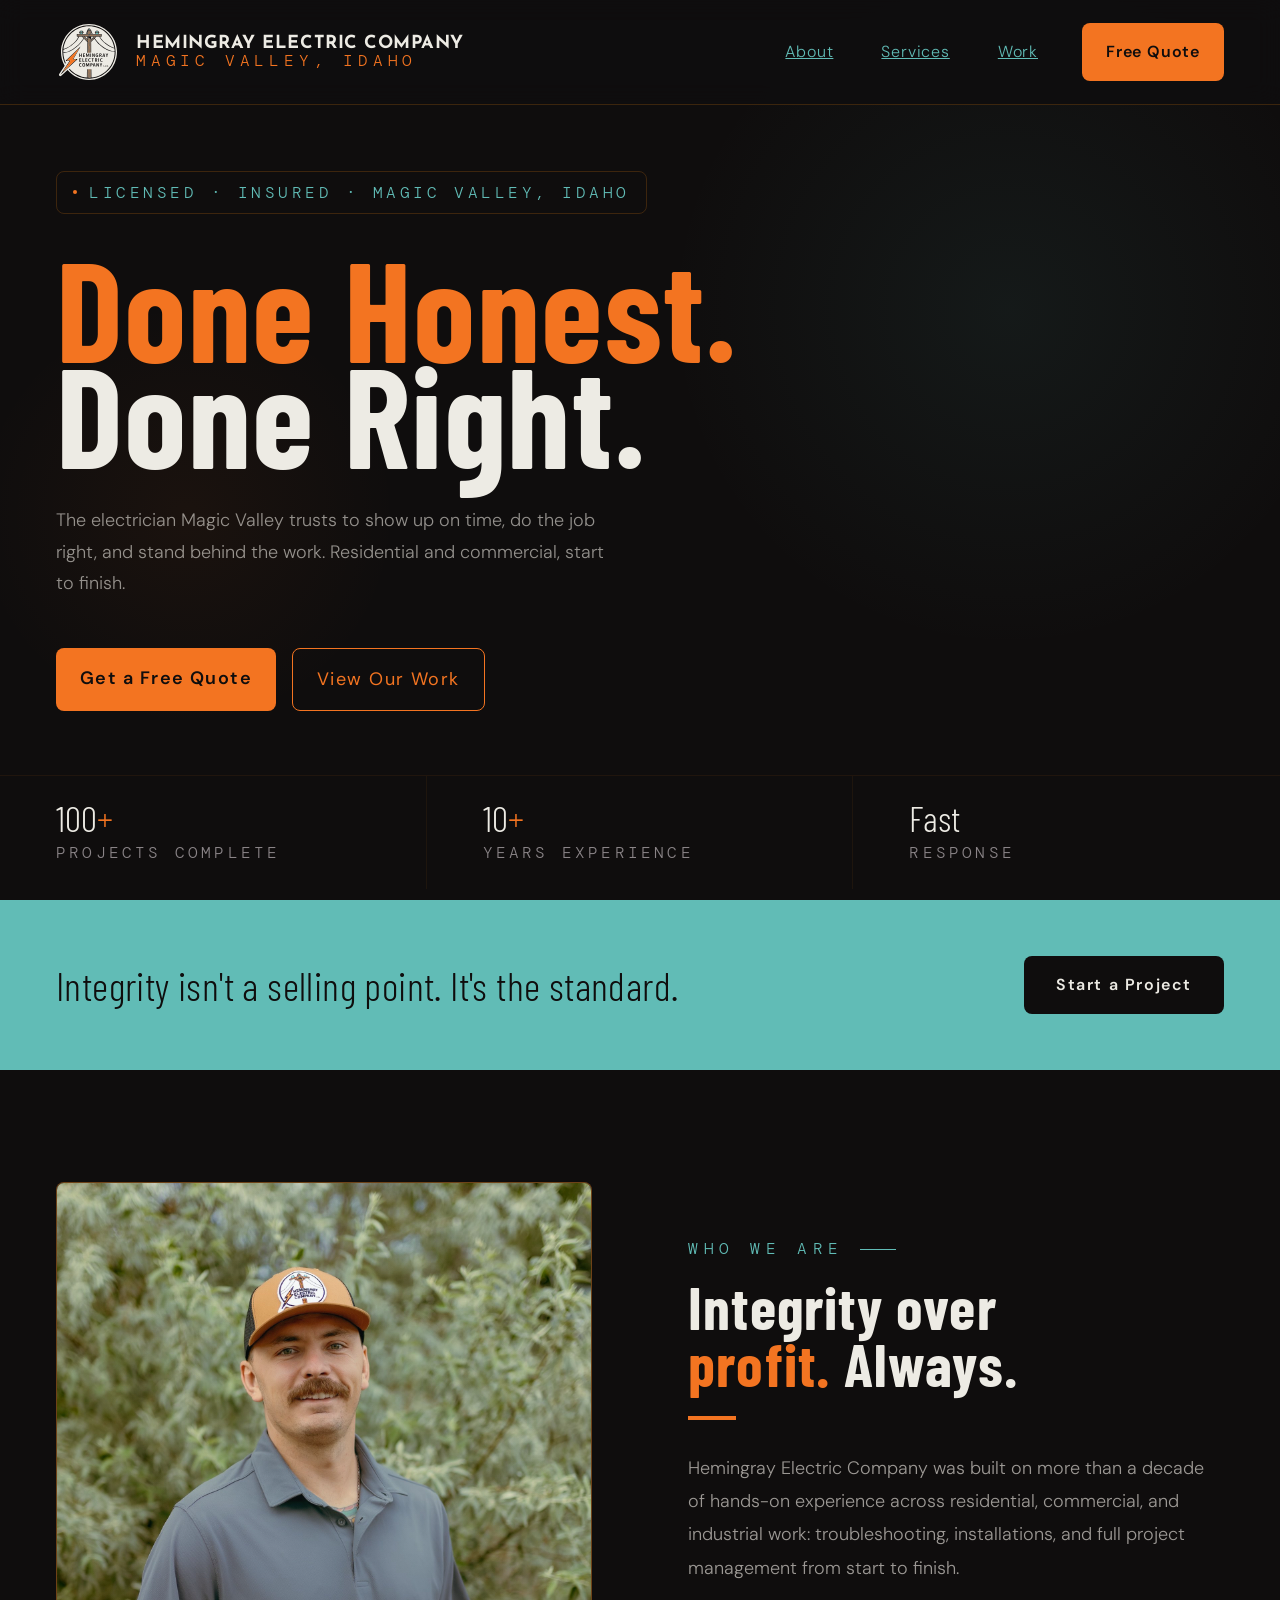
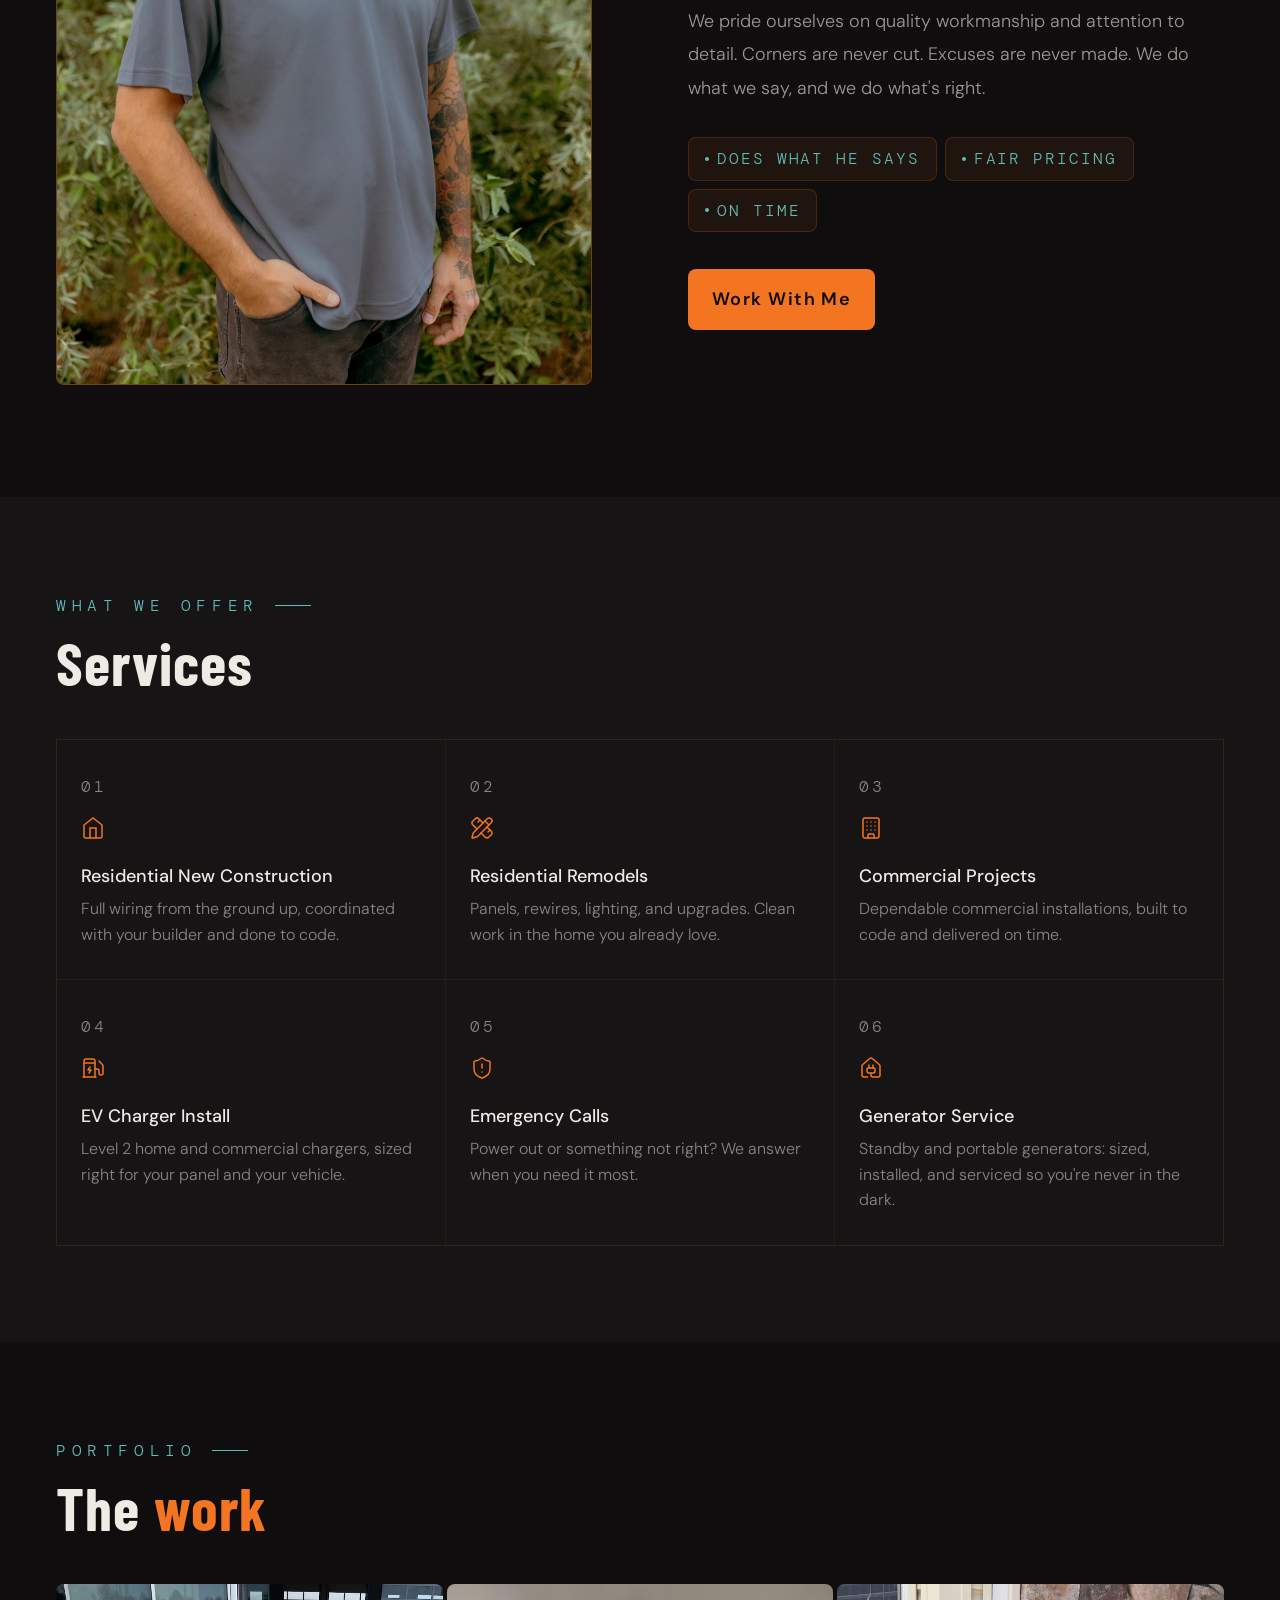
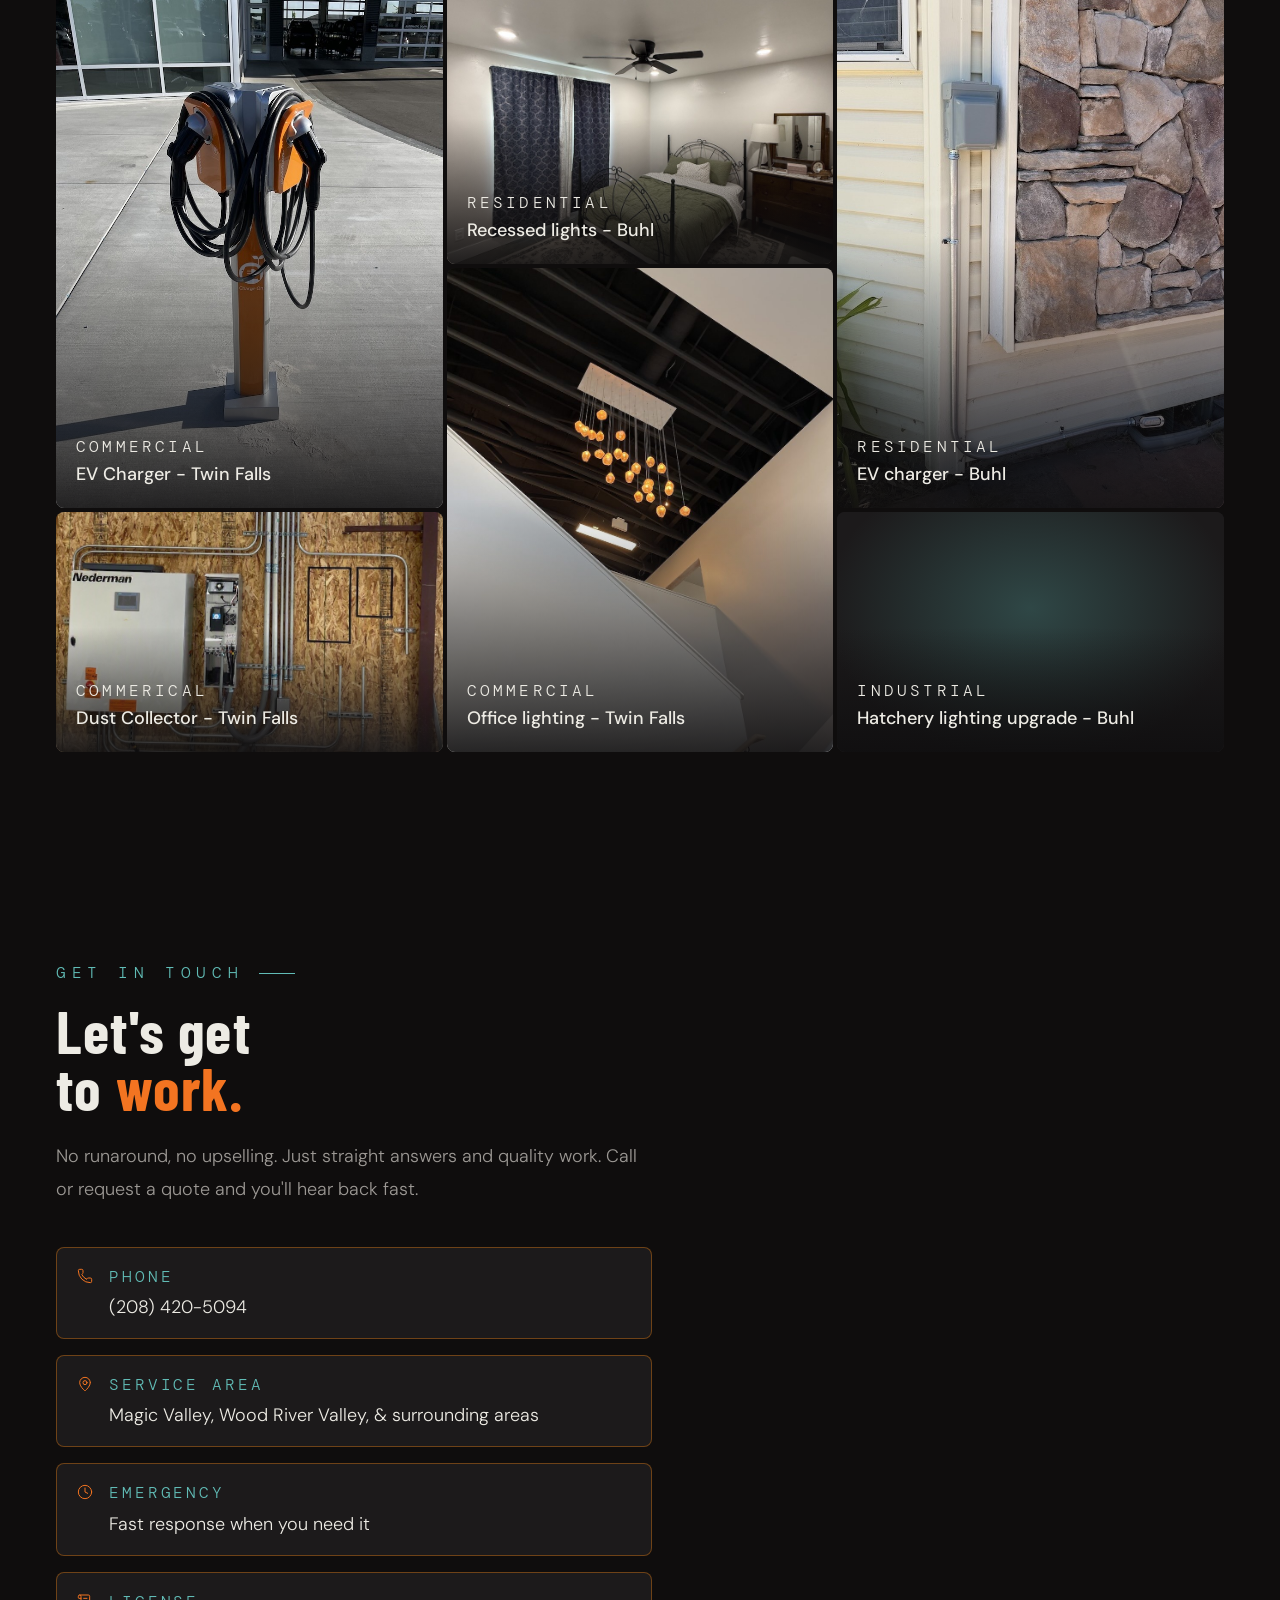
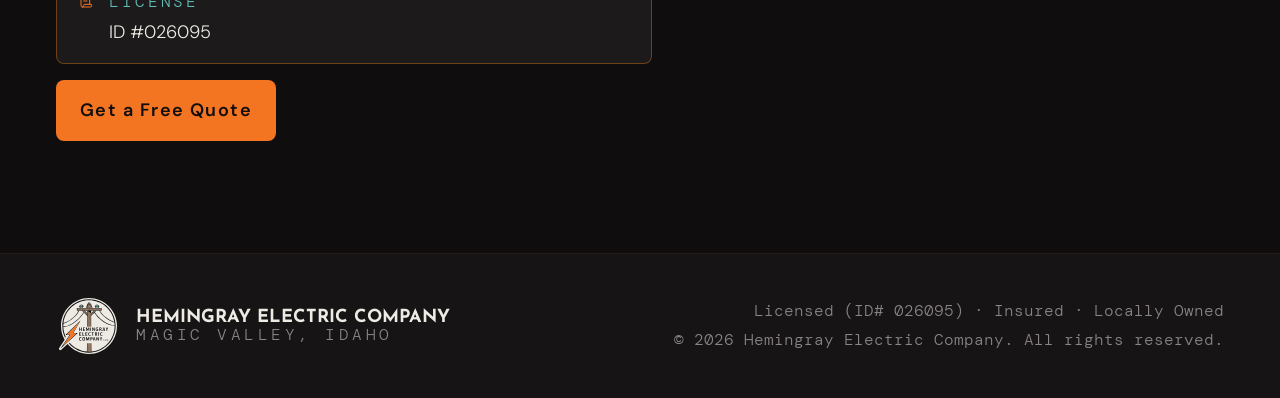
<file: index.html>
<!DOCTYPE html>
<html lang="en-US">
<head>
<meta charset="UTF-8">
<meta name="viewport" content="width=device-width, initial-scale=1.0">
<title>Hemingray Electric | Twin Falls & Magic Valley Electrician</title>
<link rel="icon" href="favicon.ico" sizes="any">
<meta name="description" content="Licensed, insured electrician serving Twin Falls, Jerome & Gooding Counties. Honest work, fair pricing. Residential, commercial & emergency calls.">
<meta property="og:title" content="Hemingray Electric Company | Magic Valley, Idaho">
<meta property="og:description" content="The electrician Magic Valley trusts. Residential, commercial, and emergency electrical services.">
<meta property="og:type" content="website">
<meta property="og:url" content="https://hemingrayelectric.com/">
<meta property="og:image" content="https://hemingrayelectric.com/img/og-image.png">
<meta property="og:locale" content="en_US">
<meta name="twitter:card" content="summary_large_image">
<meta name="twitter:title" content="Hemingray Electric Company | Twin Falls, Idaho">
<meta name="twitter:description" content="Licensed electrician serving Magic Valley. Residential, commercial, EV, generators, and emergency calls.">
<link rel="preconnect" href="https://fonts.googleapis.com">
<link rel="preconnect" href="https://fonts.gstatic.com" crossorigin>
<link href="https://fonts.googleapis.com/css2?family=Barlow+Condensed:wght@600;700;800&family=Josefin+Sans:wght@600;700&family=DM+Sans:wght@300;400;500&family=DM+Mono:wght@400;500&display=swap" rel="stylesheet">
<link rel="stylesheet" href="css/styles.css">
<link rel="canonical" href="https://hemingrayelectric.com/">
<link rel="sitemap" type="application/xml" href="/sitemap.xml">
<script type="application/ld+json">
{
  "@context": "https://schema.org",
  "@type": ["LocalBusiness", "Electrician"],
  "name": "Hemingray Electric Company",
  "url": "https://hemingrayelectric.com",
  "telephone": "+12084205094",
  "description": "Licensed electrician serving Magic Valley, Idaho. Residential, commercial, EV chargers, generators, and emergency calls.",
  "address": {
    "@type": "PostalAddress",
    "addressLocality": "Twin Falls",
    "addressRegion": "ID",
    "addressCountry": "US"
  },
  "areaServed": ["Twin Falls County", "Jerome County", "Gooding County"],
  "priceRange": "$$",
  "openingHours": "Mo-Su 00:00-23:59",
  "hasOfferCatalog": {
    "@type": "OfferCatalog",
    "name": "Electrical Services",
    "itemListElement": [
      { "@type": "Offer", "itemOffered": { "@type": "Service", "name": "Residential Electrical" } },
      { "@type": "Offer", "itemOffered": { "@type": "Service", "name": "Commercial Electrical" } },
      { "@type": "Offer", "itemOffered": { "@type": "Service", "name": "EV Charger Installation" } },
      { "@type": "Offer", "itemOffered": { "@type": "Service", "name": "Emergency Electrical Service" } },
      { "@type": "Offer", "itemOffered": { "@type": "Service", "name": "Generator Installation" } }
    ]
  }
}
</script>
<!-- NOTE: aggregateRating intentionally omitted until real Google reviews exist. When they do,
     add it back here with the TRUE values, e.g.:
     "aggregateRating": { "@type": "AggregateRating", "ratingValue": "X.X", "reviewCount": "N", "bestRating": "5" }
     The numbers must match the live Google rating exactly, or Google can flag the markup. -->
</head>
<body>

<!-- SKIP LINK -->
<a class="skip-link" href="#main-content">Skip to main content</a>

<!-- MOBILE DRAWER -->
<nav class="mobile-drawer" id="mobileDrawer" aria-label="Mobile navigation" aria-hidden="true">
  <a href="#about" onclick="closeDrawer()">About</a>
  <a href="#services" onclick="closeDrawer()">Services</a>
  <a href="#work" onclick="closeDrawer()">Work</a>
  <a href="#contact" class="btn-primary" onclick="closeDrawer()">Get a Free Quote</a>
</nav>
<!-- PRIMARY NAV -->
<header>
  <nav aria-label="Primary navigation">
    <div class="nav-wrap">
      <a class="nav-logo" href="#main-content" aria-label="Hemingray Electric Company, home">
        <img
          src="img/logo/hemingray-logo.svg"
          alt="Hemingray Electric logo"
          class="nav-logo-mark"
        />
        <div class="nav-wordmark">
          <span class="nav-name">Hemingray Electric Company</span>
          <span class="nav-location">Magic Valley, Idaho</span>
        </div>
      </a>

      <ul class="nav-links">
        <li><a href="#about">About</a></li>
        <li><a href="#services">Services</a></li>
        <li><a href="#work">Work</a></li>
        <li><a href="#contact" class="btn-primary">Free Quote</a></li>
      </ul>

      <button
        class="nav-hamburger"
        id="hamburgerBtn"
        aria-label="Open navigation menu"
        aria-expanded="false"
        aria-controls="mobileDrawer"
      >
        <span></span><span></span><span></span>
      </button>
    </div>
  </nav>
</header>

<!-- MAIN CONTENT -->
<main id="main-content">

  <!-- HERO -->
  <section class="hero" aria-labelledby="hero-heading">
    <div class="hero-ambient" aria-hidden="true">
      <div class="hero-glow-a"></div>
      <div class="hero-glow-b"></div>
    </div>

    <div class="hero-body">
      <div class="hero-badge" role="note">
        <span class="hero-badge-pulse" aria-hidden="true"></span>
        <span class="hero-badge-text">Licensed · Insured · Magic Valley, Idaho</span>
      </div>

      <h1 class="hero-h1" id="hero-heading">
        <span class="sr-only">Magic Valley's Electrician. </span><span class="accent">Done Honest.</span><br>Done Right.
      </h1>

      <p class="hero-desc">
        The electrician Magic Valley trusts to show up on time, do the job right, and stand behind the work. Residential and commercial, start to finish.
      </p>

      <div class="hero-actions">
        <a href="#contact" class="btn-primary">Get a Free Quote</a>
        <a href="#work" class="btn-ghost">View Our Work</a>
      </div>
    </div>

    <div class="hero-stats" role="list" aria-label="Business highlights">
      <div class="hstat" role="listitem">
        <div class="hstat-num">100<span class="h-accent">+</span></div>
        <div class="hstat-label">Projects Complete</div>
      </div>
      <div class="hstat" role="listitem">
        <div class="hstat-num">10<span class="h-accent">+</span></div>
        <div class="hstat-label">Years Experience</div>
      </div>
      <div class="hstat" role="listitem">
        <div class="hstat-num">Fast</div>
        <div class="hstat-label">Response</div>
      </div>
    </div>
  </section>

  <!-- STATEMENT STRIP -->
  <section aria-label="Brand statement">
    <div class="statement">
      <div class="wrap">
        <p class="statement-text">Integrity isn't a selling point. It's the standard.</p>
        <a href="#contact" class="statement-action">Start a Project</a>
      </div>
    </div>
  </section>

  <!-- ABOUT -->
  <section class="about" id="about" aria-labelledby="about-heading">
    <div class="about-visual" role="img" aria-label="Zach, owner of Hemingray Electric Company, smiling in a company cap in front of leafy trees">
      <div class="about-visual-glow" aria-hidden="true"></div>
      <img src="img/company/zach-head-shot.jpg" alt="" loading="lazy" decoding="async" width="1200" height="2400"/>
    </div>

    <div class="about-content">
      <div class="eyebrow" aria-label="Who we are">Who We Are</div>
      <h2 class="section-title br" id="about-heading">Integrity over&NewLine;<span class="t-primary">profit.</span> Always.
      </h2>
      <div class="about-rule" aria-hidden="true"></div>
      <p class="body-text">
        Hemingray Electric Company was built on more than a decade of hands-on experience across residential, commercial, and industrial work: troubleshooting, installations, and full project management from start to finish.
      </p>
      <p class="body-text" style="margin-top: 1rem;">
        We pride ourselves on quality workmanship and attention to detail. Corners are never cut. Excuses are never made. We do what we say, and we do what's right.
      </p>
      <div class="about-pills" role="list" aria-label="Business values">
        <span class="pill" role="listitem"><span class="pill-dot" aria-hidden="true"></span><span class="pill-label">Does What He Says</span></span>
        <span class="pill" role="listitem"><span class="pill-dot" aria-hidden="true"></span><span class="pill-label">Fair Pricing</span></span>
        <span class="pill" role="listitem"><span class="pill-dot" aria-hidden="true"></span><span class="pill-label">On Time</span></span>
      </div>
      <a href="#contact" class="btn-primary" style="margin-top: 0.5rem; display: inline-block;">Work With Me</a>
    </div>
  </section>

  <!-- SERVICES -->
  <!-- Solar and Agricultural cards removed per owner. Remaining services renumbered 01–06. -->
  <section class="services" id="services" aria-labelledby="services-heading">
    <div class="wrap">
      <div class="eyebrow">What We Offer</div>
      <h2 class="section-title" id="services-heading">Services</h2>
      <div class="services-grid" role="list">

      <article class="svc-card" role="listitem">
        <div class="svc-num" aria-hidden="true">01</div>
        <svg class="svc-icon" viewBox="0 0 24 24" fill="none" stroke="currentColor" stroke-width="1.5" aria-hidden="true"><path d="M3 9l9-7 9 7v11a2 2 0 0 1-2 2H5a2 2 0 0 1-2-2z"/><polyline points="9 22 9 12 15 12 15 22"/></svg>
        <h3 class="svc-name">Residential New Construction</h3>
        <p class="svc-desc">Full wiring from the ground up, coordinated with your builder and done to code.</p>
      </article>

      <article class="svc-card" role="listitem">
        <div class="svc-num" aria-hidden="true">02</div>
        <svg class="svc-icon" viewBox="0 0 24 24" fill="none" stroke="currentColor" stroke-width="1.5" stroke-linecap="round" stroke-linejoin="round"><path d="M13 7 8.7 2.7a2.41 2.41 0 0 0-3.4 0L2.7 5.3a2.41 2.41 0 0 0 0 3.4L7 13"/><path d="m8 6 2-2"/><path d="m18 16 2-2"/><path d="m17 11 4.3 4.3c.94.94.94 2.46 0 3.4l-2.6 2.6c-.94.94-2.46.94-3.4 0L11 17"/><path d="M21.174 6.812a1 1 0 0 0-3.986-3.987L3.842 16.174a2 2 0 0 0-.5.83l-1.321 4.352a.5.5 0 0 0 .623.622l4.353-1.32a2 2 0 0 0 .83-.497z"/><path d="m15 5 4 4"/></svg>
        <h3 class="svc-name">Residential Remodels</h3>
        <p class="svc-desc">Panels, rewires, lighting, and upgrades. Clean work in the home you already love.</p>
      </article>

      <article class="svc-card" role="listitem">
        <div class="svc-num" aria-hidden="true">03</div>
        <svg class="svc-icon" viewBox="0 0 24 24" fill="none" stroke="currentColor" stroke-width="1.5" stroke-linecap="round" stroke-linejoin="round"><path d="M12 10h.01"/><path d="M12 14h.01"/><path d="M12 6h.01"/><path d="M16 10h.01"/><path d="M16 14h.01"/><path d="M16 6h.01"/><path d="M8 10h.01"/><path d="M8 14h.01"/><path d="M8 6h.01"/><path d="M9 22v-3a1 1 0 0 1 1-1h4a1 1 0 0 1 1 1v3"/><rect x="4" y="2" width="16" height="20" rx="2"/></svg>
        <h3 class="svc-name">Commercial Projects</h3>
        <p class="svc-desc">Dependable commercial installations, built to code and delivered on time.</p>
      </article>

      <article class="svc-card" role="listitem">
        <div class="svc-num" aria-hidden="true">04</div>
        <svg class="svc-icon" viewBox="0 0 24 24" fill="none" stroke="currentColor" stroke-width="1.5" stroke-linecap="round" stroke-linejoin="round" ><path d="M14 13h2a2 2 0 0 1 2 2v2a2 2 0 0 0 4 0v-6.998a2 2 0 0 0-.59-1.42L18 5"/><path d="M14 21V5a2 2 0 0 0-2-2H5a2 2 0 0 0-2 2v16"/><path d="M2 21h13"/><path d="M3 7h11"/><path d="m9 11-2 3h3l-2 3"/></svg>
        <h3 class="svc-name">EV Charger Install</h3>
        <p class="svc-desc">Level 2 home and commercial chargers, sized right for your panel and your vehicle.</p>
      </article>

      <article class="svc-card" role="listitem">
        <div class="svc-num" aria-hidden="true">05</div>
        <svg class="svc-icon" viewBox="0 0 24 24" fill="none" stroke="currentColor" stroke-width="1.5" stroke-linecap="round" stroke-linejoin="round"><path d="M20 13c0 5-3.5 7.5-7.66 8.95a1 1 0 0 1-.67-.01C7.5 20.5 4 18 4 13V6a1 1 0 0 1 1-1c2 0 4.5-1.2 6.24-2.72a1.17 1.17 0 0 1 1.52 0C14.51 3.81 17 5 19 5a1 1 0 0 1 1 1z"/><path d="M12 8v4"/><path d="M12 16h.01"/></svg>
        <h3 class="svc-name">Emergency Calls</h3>
        <p class="svc-desc">Power out or something not right? We answer when you need it most.</p>
      </article>

      <article class="svc-card" role="listitem">
        <div class="svc-num" aria-hidden="true">06</div>
        <svg class="svc-icon" viewBox="0 0 24 24" fill="none" stroke="currentColor" stroke-width="1.5" stroke-linecap="round" stroke-linejoin="round"><path d="M10 12V8.964"/><path d="M14 12V8.964"/><path d="M15 12a1 1 0 0 1 1 1v2a2 2 0 0 1-2 2h-4a2 2 0 0 1-2-2v-2a1 1 0 0 1 1-1z"/><path d="M8.5 21H5a2 2 0 0 1-2-2v-9a2 2 0 0 1 .709-1.528l7-6a2 2 0 0 1 2.582 0l7 6A2 2 0 0 1 21 10v9a2 2 0 0 1-2 2h-5a2 2 0 0 1-2-2v-2"/></svg>
        <h3 class="svc-name">Generator Service</h3>
        <p class="svc-desc">Standby and portable generators: sized, installed, and serviced so you're never in the dark.</p>
      </article>

    </div><!-- /.services-grid -->
    </div><!-- /.wrap -->
  </section>

  <!-- WORK: placeholder cells. Solar (was "Industrial / Rooftop Array") and Agricultural
       cells swapped to offered categories. Replace ALL of these with REAL project photos +
       captions before launch; the brief requires real work, no stock. -->
  <section class="work" id="work" aria-labelledby="work-heading">
    <div class="eyebrow">Portfolio</div>
    <h2 class="section-title" id="work-heading">The <span class="t-primary">work</span></h2>
    <div class="work-grid" role="list">

      <article class="w-cell feature" role="listitem" aria-label="Commercial EV Charger, Twin Falls">
        <div class="w-bg w-bg-2" aria-hidden="true"><img src="img/commercial/charge-point-ev-charger-twin-falls.jpg" alt="" loading="lazy" decoding="async" width="784" height="1037" style="object-position: center 20%;"/></div>
        <div class="w-info"><div class="w-cat">Commercial</div><div class="w-title">EV Charger - Twin Falls</div></div>
      </article>

      <article class="w-cell" role="listitem" aria-label="Residential recessed lights, Buhl">
        <div class="w-bg w-bg-4" aria-hidden="true"><img src="img/residential/new-recessed-lighting-after-buhl.jpg" alt=""loading="lazy" decoding="async" width="900" height="1200"/></div>
        <div class="w-info"><div class="w-cat">Residential</div><div class="w-title">Recessed lights - Buhl</div></div>
      </article>
      
      <article class="w-cell feature" role="listitem" aria-label="Residential EV charger, Buhl">
        <div class="w-bg w-bg-1" aria-hidden="true"><img src="img/residential/residential-ev-charger-buhl.jpg" alt="" loading="lazy" decoding="async" width="682" height="872" style="object-position: center 20%;"/></div>
        <div class="w-info"><div class="w-cat">Residential</div><div class="w-title">EV charger - Buhl</div></div>
      </article>

      <article class="w-cell feature" role="listitem" aria-label="Commercial office lighting, Twin Falls">
        <div class="w-bg w-bg-3" aria-hidden="true"><img src="img/commercial/new-office-lighting-twin-falls.jpg" alt="" loading="lazy" decoding="async" width="900" height="1200"/></div>
        <div class="w-info"><div class="w-cat">Commercial</div><div class="w-title">Office lighting - Twin Falls</div></div>
      </article>      

      <article class="w-cell" role="listitem" aria-label="Commerical dust collector, Twin Falls">
        <div class="w-bg w-bg-5" aria-hidden="true"><img src="img/commercial/dust-collector-twin-falls.jpg" alt="" loading="lazy" decoding="async" width="967" height="578"/></div>
        <div class="w-info"><div class="w-cat">Commerical</div><div class="w-title">Dust Collector - Twin Falls</div></div>
      </article>

      <article class="w-cell" role="listitem" aria-label="Industrial hatchery lighting, Buhl">
        <div class="w-bg w-bg-5" aria-hidden="true"><img src="img/industrial/hatchery-lighting-upgrade-buhl.jpg" alt="" loading="lazy" decoding="async" width="900" height="1200"/></div>
        <div class="w-info"><div class="w-cat">Industrial</div><div class="w-title">Hatchery lighting upgrade - Buhl</div></div>
      </article>

    </div>
  </section>

  <!-- REVIEWS SECTION REMOVED: no Google review data yet.
       Showing star ratings or testimonials with zero real reviews is an FTC issue and
       invalid structured data. When real Google reviews exist, restore a #reviews section
       here (heading was "What clients say"), add the "Reviews" nav links back, and re-add
       aggregateRating in the JSON-LD with the TRUE rating and count. -->

  <!-- CONTACT -->
  <section class="contact" id="contact" aria-labelledby="contact-heading">
    <div class="contact-info">
      <div class="eyebrow">Get in Touch</div>
      <h2 class="section-title br" id="contact-heading">Let's get&NewLine;to <span class="t-primary">work.</span>
      </h2>
      <p class="body-text">
        No runaround, no upselling. Just straight answers and quality work. Call or request a quote and you'll hear back fast.
      </p>
      <div class="contact-details" style="margin-top: 2.5rem;">
        <a href="tel:+12084205094" class="cd-row" aria-label="Call us at (208) 420-5094">
          <svg class="cd-icon" viewBox="0 0 24 24" fill="none" stroke="currentColor" stroke-width="1.5" stroke-linecap="round" stroke-linejoin="round"><path d="M13.832 16.568a1 1 0 0 0 1.213-.303l.355-.465A2 2 0 0 1 17 15h3a2 2 0 0 1 2 2v3a2 2 0 0 1-2 2A18 18 0 0 1 2 4a2 2 0 0 1 2-2h3a2 2 0 0 1 2 2v3a2 2 0 0 1-.8 1.6l-.468.351a1 1 0 0 0-.292 1.233 14 14 0 0 0 6.392 6.384"/></svg>
          <div>
            <span class="cd-label">Phone</span>
            <span class="cd-value">(208) 420-5094</span>
          </div>
        </a>
        <div class="cd-row">
          <svg class="cd-icon" viewBox="0 0 24 24" fill="none" stroke="currentColor" stroke-width="1.5" stroke-linecap="round" stroke-linejoin="round" ><path d="M20 10c0 4.993-5.539 10.193-7.399 11.799a1 1 0 0 1-1.202 0C9.539 20.193 4 14.993 4 10a8 8 0 0 1 16 0"/><circle cx="12" cy="10" r="3"/></svg>
          <div>
            <span class="cd-label">Service Area</span>
            <span class="cd-value">Magic Valley, Wood River Valley, &amp; surrounding areas</span>
          </div>
        </div>
        <div class="cd-row">
          <svg class="cd-icon" viewBox="0 0 24 24" fill="none" stroke="currentColor" stroke-width="1.5" stroke-linecap="round" stroke-linejoin="round"><circle cx="12" cy="12" r="10"/><path d="M12 6v6l4 2"/></svg>
          <div>
            <span class="cd-label">Emergency</span>
            <span class="cd-value">Fast response when you need it</span>
          </div>
        </div>
        <div class="cd-row">
          <svg class="cd-icon" viewBox="0 0 24 24" fill="none" stroke="currentColor" stroke-width="1.5" stroke-linecap="round" stroke-linejoin="round"><path d="M15 12h-5"/><path d="M15 8h-5"/><path d="M19 17V5a2 2 0 0 0-2-2H4"/><path d="M8 21h12a2 2 0 0 0 2-2v-1a1 1 0 0 0-1-1H11a1 1 0 0 0-1 1v1a2 2 0 1 1-4 0V5a2 2 0 1 0-4 0v2a1 1 0 0 0 1 1h3"/></svg>
          <div>
            <span class="cd-label">License</span>
            <span class="cd-value">ID #026095</span>
          </div>
        </div>
        <a href="https://book.housecallpro.com/book/Hemingray-Electric-Company-LLC/0dcf97b1f2274ef288367f5e63f3eeb3?v2=true" target="_blank" rel="noopener" class="btn-primary" style="width: fit-content;" aria-label="Get a free quote, opens in new tab">Get a Free Quote</a>
      </div>
    </div>
  </section>

</main>

<!-- FOOTER -->
<footer>
  <div class="footer-wrap">
    <div class="footer-brand">
      <div class="footer-logo-ph" role="img" aria-label="Logo placeholder">
        <img
          src="img/logo/hemingray-logo.svg"
          alt="Hemingray Electric logo"
          class="nav-logo-mark"
        />
      </div>
      <div>
        <div class="footer-name">Hemingray Electric Company</div>
        <div class="footer-loc">Magic Valley, Idaho</div>
      </div>
    </div>
    <div class="footer-right">
      <p class="footer-meta">Licensed (ID# 026095) · Insured · Locally Owned</p>
      <p class="footer-meta">© 2026 Hemingray Electric Company. All rights reserved.</p>
    </div>
  </div>
</footer>

<script>
  /* ─── Mobile Menu ─────────────────────────────────────────── */
  const btn    = document.getElementById('hamburgerBtn');
  const drawer = document.getElementById('mobileDrawer');

  function openDrawer() {
    drawer.classList.add('open');
    drawer.setAttribute('aria-hidden', 'false');
    btn.setAttribute('aria-expanded', 'true');
    btn.setAttribute('aria-label', 'Close navigation menu');
    document.body.style.overflow = 'hidden';
    const firstLink = drawer.querySelector('a');
    if (firstLink) firstLink.focus();
  }

  function closeDrawer() {
    drawer.classList.remove('open');
    drawer.setAttribute('aria-hidden', 'true');
    btn.setAttribute('aria-expanded', 'false');
    btn.setAttribute('aria-label', 'Open navigation menu');
    document.body.style.overflow = '';
    btn.focus();
  }

  btn.addEventListener('click', () => {
    drawer.classList.contains('open') ? closeDrawer() : openDrawer();
  });

  document.addEventListener('keydown', e => {
    if (e.key === 'Escape' && drawer.classList.contains('open')) closeDrawer();
  });

  drawer.addEventListener('keydown', e => {
    if (e.key !== 'Tab') return;
    const focusable = [...drawer.querySelectorAll('a, button, [tabindex]:not([tabindex="-1"])')];
    const first = focusable[0];
    const last  = focusable[focusable.length - 1];
    if (e.shiftKey && document.activeElement === first) {
      e.preventDefault(); last.focus();
    } else if (!e.shiftKey && document.activeElement === last) {
      e.preventDefault(); first.focus();
    }
  });

  /* ─── Form Validation (WCAG 3.3.1 / 3.3.3 / 4.1.2) ─────────
     This page currently uses a Housecall Pro booking link instead of an on-page form,
     so the validation logic is guarded behind a null check. If a <form> with fields
     #cf-name / #cf-message and a #cf-status live region is added later, this activates
     automatically. (Without the guard, form.addEventListener throws on this page.)
  ────────────────────────────────────────────────────────────── */
  const form   = document.querySelector('form');
  const status = document.getElementById('cf-status');

  if (form && status) {
    const rules = [
      {
        id:      'cf-name',
        errorId: 'cf-name-error',
        test:    v => v.trim().length >= 2,
        message: 'Please enter your full name (at least 2 characters).'
      },
      {
        id:      'cf-message',
        errorId: 'cf-message-error',
        test:    v => v.trim().length >= 10,
        message: 'Please describe your project (at least 10 characters).'
      }
    ];

    function setError(rule, show) {
      const input = document.getElementById(rule.id);
      const err   = document.getElementById(rule.errorId);
      if (!input || !err) return;
      input.setAttribute('aria-invalid', show ? 'true' : 'false');
      if (show) {
        err.textContent = rule.message;
        err.removeAttribute('hidden');
      } else {
        err.textContent = '';
        err.setAttribute('hidden', '');
      }
    }

    /* Live validation: clear errors as user corrects fields */
    rules.forEach(rule => {
      const input = document.getElementById(rule.id);
      if (!input) return;
      input.addEventListener('input', () => {
        if (input.getAttribute('aria-invalid') === 'true') {
          setError(rule, !rule.test(input.value));
        }
      });
      input.addEventListener('blur', () => {
        if (input.value.trim()) setError(rule, !rule.test(input.value));
      });
    });

    form.addEventListener('submit', e => {
      e.preventDefault();
      let firstInvalid = null;

      rules.forEach(rule => {
        const input = document.getElementById(rule.id);
        const fail  = !rule.test(input.value);
        setError(rule, fail);
        if (fail && !firstInvalid) firstInvalid = input;
      });

      if (firstInvalid) {
        firstInvalid.focus();
        status.textContent = 'Please correct the errors above and try again.';
        return;
      }

      status.textContent = 'Message sent! We\'ll be in touch within 1 business day.';
      form.reset();
      rules.forEach(rule => setError(rule, false));
    });
  }
</script>
</body>
</html>
</file>
<file: css/styles.css>
*, *::before, *::after { box-sizing: border-box; margin: 0; padding: 0; }

:root {
  /* Layout */
  --max-w:          144rem;
  --section-x:      5.6rem;    /* standard horizontal content padding  */

  /* Brand colours */
  --primary:        #f37421;   /* orange — CTAs, hover, accents          */
  --primary-hover:  #ED650D;   /* darker orange — hover/active state     */
  --secondary:      #61bcb6;   /* teal   — stars, tags, pills            */
  --tertiary:       #61bcb6;   /* tertiary — tertiary labels             */
  --black:          #0f0d0d;
  --off:            #edebe4;
  --mid:            #161415;
  --card:           #1c1a1b;
  --muted:          #8a8487;   /* 5.5:1 on --black — WCAG 1.4.3 AA    */
  --border:         rgba(243,133,16,0.07);  /* decorative only        */
  --border-ui:      rgba(243,133,16,0.38);  /* functional — 3:1 1.4.11 */
  --border-primary: rgba(243,133,16,0.2);

  /* Typography */
  --font-sans:    'DM Sans', sans-serif;
  --font-mono:    'DM Mono', monospace;
  --font-display: 'Barlow Condensed', sans-serif;
  --font-serif:   'Josefin Sans', sans-serif;

  /* Type Scale */
  --text-base: 1.8rem;          /* primary body copy                    */
  --text-xs:   1.6rem;          /* eyebrows, labels, meta, captions     */
  --text-sm:   1.8rem;          /* secondary / supporting body          */
  --text-md:   var(--text-base);/* primary body — nav links, body-text  */
  --text-lg:   2rem;            /* lead text / large body               */
  --text-xl:   2.4rem;          /* statement action, small headings     */
  --text-2xl:  3.6rem;          /* stat numbers                         */

  /* Motion */
  --transition: 0.2s;

  /* Radius */
  --radius: .8rem;
}

/* ============================================================
   WCAG 2.2 AA — GLOBAL FOCUS APPEARANCE (2.4.11)
============================================================ */

*:focus-visible {
  outline: 2px solid var(--primary);
  outline-offset: 0.4rem;
  border-radius: var(--radius);
}
*:focus:not(:focus-visible) { outline: none; }

/* WCAG 2.2 AA — TARGET SIZE MINIMUM (2.5.8) */
a, button, [role="button"], input, textarea, select, [tabindex="0"] {
  min-height: 2.4rem;
}

html { font-size: 62.5%; scroll-behavior: smooth; }

body {
  background: var(--black);
  color: var(--off);
  font-size: var(--text-md);
  font-family: var(--font-sans);
  font-weight: 300;
  line-height: 1.6;
  overflow-x: hidden;
}
img {
    width: 100%;
    height: 100%;
    display: block;
    object-fit:cover;
}

/* ============================================================
   LAYOUT
============================================================ */
.wrap,
main {
  max-width: var(--max-w);
  margin-left: auto;
  margin-right: auto;
}
.wrap { width: 100%; }
main { overflow-x: hidden; }

.br {
  white-space: pre-line;
}

/* ============================================================
   SKIP LINK
============================================================ */
.skip-link {
  position: absolute; top: -100%; left: 1.6rem;
  background: var(--primary); color: var(--black);
  padding: 0.8rem 2rem; font-size: var(--text-xs); font-weight: 600;
  letter-spacing: 0.08em; text-decoration: none; z-index: 9999;
  transition: top var(--transition);
}
.skip-link:focus { top: 1.6rem; }

/* ============================================================
   TYPOGRAPHY HELPERS
============================================================ */
.eyebrow {
  font-family: var(--font-mono);
  font-size: var(--text-xs); letter-spacing: 0.35em; text-transform: uppercase;
  color: var(--tertiary); display: flex; align-items: center; gap: 1.6rem;
  margin-bottom: 1.6rem;
}
.eyebrow::after {
  content: ''; display: block; width: 3.6rem; height: 1px;
  background: var(--tertiary);
}

.section-title {
  font-family: var(--font-display);
  font-size: clamp(3.6rem, 5vw, 6rem);
  letter-spacing: 0.02em; line-height: 0.95;
  margin-bottom: 4.8rem;
}
.section-title .t-primary { color: var(--primary); }

.body-text {
  font-size: var(--text-md); line-height: 1.85;
  color: rgba(242,237,231,0.62);
  max-width: 54ch;
}

/* ============================================================
   BUTTONS — shared base, then per-variant
============================================================ */
.btn-primary,
.btn-ghost {
  padding: 1.6rem 2.4rem !important;
  font-size: var(--text-md);
  letter-spacing: 0.08em;
  text-decoration: none !important;
  display: inline-block;
  border-radius: var(--radius);
}

.btn-primary {
  background: var(--primary); color: var(--black) !important;
  font-weight: 600;
  transition: background var(--transition);
}
.btn-primary:hover,
.btn-primary:focus-visible {
  background: var(--primary-hover);
  outline: 2px solid var(--primary); outline-offset: 0.4rem;
}

.btn-ghost {
  border: 1px solid var(--primary); color: var(--primary);
  font-weight: 400;
  transition: border-color var(--transition);
}
.btn-ghost:hover,
.btn-ghost:focus-visible {
  border-color: rgba(242,237,231,0.35);
  outline: 2px solid var(--off); outline-offset: 0.4rem;
}

/* ============================================================
   NAV
============================================================ */
nav {
  position: fixed; top: 0; left: 0; right: 0; z-index: 200;
  padding: 0; display: flex; align-items: stretch;
  background: rgba(15,14,15,0.92);
  backdrop-filter: blur(12px);
  border-bottom: 1px solid var(--border-primary);
}
.nav-wrap {
  max-width: var(--max-w); margin: 0 auto; width: 100%;
  padding: 2rem var(--section-x);
  display: flex; align-items: center; justify-content: space-between;
}

.nav-logo {
  display: flex; align-items: center; gap: 1.6rem;
  text-decoration: none; flex-shrink: 0;
}
.nav-logo-mark {
  width: 6.4rem; height: 6.4rem; flex-shrink: 0;
  display: flex; align-items: center; justify-content: center;
}
.nav-logo-mark span {
  font-family: var(--font-mono);
  font-size: var(--text-xs); letter-spacing: 0.08em;
  text-transform: uppercase; color: var(--muted);
}
.nav-wordmark { line-height: 1; }
.nav-name {
  font-family: var(--font-serif);
  font-size: var(--text-md); font-weight: 700;
  letter-spacing: 0.03em; color: var(--off); display: block;
  text-transform: uppercase;
  line-height: var(--text-md);
}
.nav-location {
  font-family: var(--font-mono);
  font-size: var(--text-xs); letter-spacing: 0.3em; text-transform: uppercase;
  color: var(--primary); display: block;
  line-height: var(--text-xs);
}

.nav-links { display: flex; align-items: center; gap: 4rem; list-style: none; }

.nav-links a:not(.nav-cta) {
  color: var(--secondary); font-size: var(--text-xs); letter-spacing: 0.05em;
  text-decoration: underline; transition: color var(--transition);
  display: inline-flex; align-items: center; min-height: 4.4rem; padding: 0 0.4rem;
}
.nav-links a:not(.nav-cta):hover,
.nav-links a:not(.nav-cta):focus-visible { color: var(--off); }

.nav-cta {
  background: transparent; color: var(--primary);
  border: 1px solid var(--primary);
  padding: 0.8rem 2.4rem;
  font-size: var(--text-xs); font-weight: 500; letter-spacing: 0.08em;
  transition: background var(--transition), color var(--transition);
}
.nav-cta:hover,
.nav-cta:focus-visible {
  background: var(--primary); color: var(--black);
  outline: 2px solid var(--primary); outline-offset: 0.4rem;
}

/* Hamburger */
.nav-hamburger {
  display: none;
  flex-direction: column; gap: 0.4rem;
  background: none; border: none; cursor: pointer;
  padding: 0.4rem; z-index: 201;
}
.nav-hamburger span {
  display: block; width: 2.4rem; height: 2px;
  background: var(--off); border-radius: var(--radius);
  transition: transform 0.3s ease, opacity 0.3s ease;
}
.nav-hamburger[aria-expanded="true"] span:nth-child(1) { transform: translateY(0.8rem) rotate(45deg); }
.nav-hamburger[aria-expanded="true"] span:nth-child(2) { opacity: 0; }
.nav-hamburger[aria-expanded="true"] span:nth-child(3) { transform: translateY(-0.8rem) rotate(-45deg); }
.nav-hamburger:focus-visible { outline: 2px solid var(--primary); outline-offset: 0.4rem; }

/* Mobile drawer */
.mobile-drawer {
  display: none; visibility: hidden;
  position: fixed; inset: 0; z-index: 199;
  background: rgba(15,14,15,0.98); backdrop-filter: blur(16px);
  flex-direction: column;
  align-items: flex-start;
  justify-content: flex-start;            /* was: center */
  padding: 14rem var(--section-x) 4rem;   /* top padding clears the fixed nav */
  gap: 3.2rem;
  overflow-y: auto;                       /* the key addition */
  -webkit-overflow-scrolling: touch;
}
.mobile-drawer.open { display: flex; visibility: visible; }
.mobile-drawer a {
  color: var(--off); font-family: var(--font-serif);
  font-size: 3.6rem; font-weight: 700; text-decoration: none;
  letter-spacing: 0.01em; transition: color var(--transition);
  display: block; min-height: 4.4rem; padding: 0.4rem 0;
}
.mobile-drawer a:hover,
.mobile-drawer a:focus-visible { color: var(--primary); }
.mobile-drawer .drawer-cta {
  margin-top: 1.6rem;
  background: var(--primary); color: var(--black);
  padding: 1.6rem 4rem; border: none;
  font-family: var(--font-sans);
  font-size: var(--text-md); font-weight: 600; letter-spacing: 0.1em;
  text-decoration: none; display: inline-block;
}
.mobile-drawer .drawer-cta:hover,
.mobile-drawer .drawer-cta:focus-visible {
  background: var(--primary-hover);
  outline: 2px solid var(--primary); outline-offset: 0.4rem;
}
.mobile-drawer a.btn-primary,
.mobile-drawer .drawer-cta {
  display: inline-flex;
  align-items: center;
  min-height: auto;
}
.drawer-rule {
  width: 4rem; height: 1px; background: var(--border-primary); margin: 0.8rem 0;
}

/* ============================================================
   HERO
============================================================ */
.hero {
  position: relative; min-height: 100vh;
  display: flex; flex-direction: column;
  justify-content: center; overflow: hidden;
}
.hero-ambient { position: absolute; inset: 0; pointer-events: none; }
.hero-glow-a {
  position: absolute; width: 80rem; height: 80rem; border-radius: 50%;
  top: -10%; right: -10%;
  background: radial-gradient(circle, rgba(97,188,182,0.07) 0%, transparent 60%);
}
.hero-glow-b {
  position: absolute; width: 50rem; height: 50rem; border-radius: 50%;
  bottom: 15%; left: -5%;
  background: radial-gradient(circle, rgba(243,116,33,0.05) 0%, transparent 60%);
}

.hero-body {
  position: relative; z-index: 2;
  padding: 16rem var(--section-x) 6.4rem;
}
.hero-badge {
  display: inline-flex; align-items: center; gap: 1.2rem;
  border: 1px solid var(--border-primary);
  padding: 0.8rem 1.6rem; margin-bottom: 4rem;
  border-radius: var(--radius);
}
.hero-badge-pulse {
  width: 0.4rem; height: 0.4rem; border-radius: 50%;
  background: var(--primary);
  animation: pulse 2.2s ease-in-out infinite;
}
@keyframes pulse { 0%,100%{opacity:1;transform:scale(1)} 50%{opacity:0.4;transform:scale(0.8)} }
.hero-badge-text {
  font-family: var(--font-mono);
  font-size: var(--text-xs); letter-spacing: 0.22em; text-transform: uppercase;
  color: var(--secondary);
}

.hero-h1 {
  font-family: var(--font-display);
  font-size: clamp(6rem, 11vw, 20rem);
  line-height: 0.75; letter-spacing: 0.01em; margin-bottom: 4rem;
}
.hero-h1 .accent { color: var(--primary); }

.hero-desc {
  font-size: var(--text-md); line-height: 1.75;
  color: rgba(242,237,231,0.58);
  max-width: 46ch; margin-bottom: 4.8rem;
}
.hero-actions { display: flex; gap: 1.6rem; flex-wrap: wrap; }

.hero-stats {
  position: relative; z-index: 2; width: 100%;
  display: grid; grid-template-columns: repeat(3, 1fr);
  border-top: 1px solid var(--border);
}
.hstat {
  padding: 2.4rem var(--section-x);
  border-right: 1px solid var(--border);
}
.hstat:last-child { border-right: none; }
.hstat-num { font-family: var(--font-display); font-size: var(--text-2xl); line-height: 1; color: var(--off); }
.hstat-num .h-accent { color: var(--primary); }
.hstat-label {
  font-family: var(--font-mono);
  font-size: var(--text-xs); letter-spacing: 0.2em; text-transform: uppercase;
  color: var(--muted); margin-top: 0.4rem;
}

/* ============================================================
   STATEMENT STRIP
============================================================ */
.statement { background: var(--secondary); }
.statement .wrap {
  padding: var(--section-x);
  display: grid; grid-template-columns: 1fr auto;
  align-items: center; gap: 4.8rem;
}
.statement-text {
  font-family: var(--font-display);
  font-size: clamp(2.4rem, 3.2vw, 4rem);
  color: var(--black); line-height: 1.05; letter-spacing: 0.01em;
}
.statement-action {
  background: var(--black); color: var(--off);
  padding: 1.6rem 3.2rem; font-size: var(--text-xs); font-weight: 600; letter-spacing: 0.1em;
  text-decoration: none; white-space: nowrap; flex-shrink: 0;
  transition: background var(--transition);
  border-radius: var(--radius);
  width: fit-content;
}
.statement-action:hover,
.statement-action:focus-visible {
  background: #1c1a1b;
  outline: 2px solid var(--black); outline-offset: 0.4rem;
}

/* ============================================================
   ABOUT
============================================================ */
.about {
  padding: 11.2rem var(--section-x);
  display: grid; grid-template-columns: 1fr 1fr; gap: 9.6rem;
  align-items: center;
}
.about-visual {
  position: relative; background: var(--card);
  border: 1px solid var(--border-ui); min-height: 46rem;
  display: flex; align-items: center; justify-content: center; overflow: hidden;
  border-radius: var(--radius)
}
.about-visual-glow {
  position: absolute; inset: 0;
  background: radial-gradient(ellipse at 50% 45%, rgba(97,188,182,0.08) 0%, transparent 65%);
}
.about-logo-ph {
  position: relative; z-index: 1;
  width: 14.8rem; height: 14.8rem;
  border: 1px dashed rgba(97,188,182,0.3);
  display: flex; flex-direction: column;
  align-items: center; justify-content: center; gap: 0.8rem;
}
.about-logo-ph svg { width: 3.2rem; height: 3.2rem; color: rgba(97,188,182,0.25); }
.about-logo-ph span {
  font-family: var(--font-mono);
  font-size: var(--text-xs); letter-spacing: 0.2em;
  text-transform: uppercase; color: var(--muted); text-align: center;
}
.about-corner {
  position: absolute; font-family: var(--font-mono);
  font-size: var(--text-xs); letter-spacing: 0.22em;
  text-transform: uppercase; color: var(--muted);
}
.about-corner.tl { top: 1.6rem; left: 1.6rem; }
.about-corner.br { bottom: 1.6rem; right: 1.6rem; color: rgba(97,188,182,0.4); }

.about-content .section-title { margin-bottom: 2.4rem; }
.about-rule { width: 4.8rem; height: 0.4rem; background: var(--primary); margin-bottom: 3.2rem; }
.about-content .body-text { margin-bottom: 2rem; }

.about-pills { display: flex; flex-wrap: wrap; gap: 0.8rem; margin: 3.2rem 0; }
.pill {
  display: inline-flex; align-items: center; gap: 0.8rem;
  background: rgba(243,116,33,0.07); border: 1px solid rgba(243,116,33,0.2);
  padding: 0.8rem 1.6rem;
  border-radius: var(--radius)
}
.pill-dot { width: 0.4rem; height: 0.4rem; border-radius: 50%; background: var(--secondary); flex-shrink: 0; }
.pill-label {
  font-family: var(--font-mono);
  font-size: var(--text-xs); letter-spacing: 0.12em; text-transform: uppercase; color: var(--secondary);
}

/* ============================================================
   SERVICES
============================================================ */
.services { padding: 9.6rem 0; background: var(--mid); }

.services .wrap,
.reviews .wrap {
  padding-left: var(--section-x);
  padding-right: var(--section-x);
}

.services-grid {
  display: grid; grid-template-columns: repeat(3, 1fr);
  gap: 1px; background: var(--border); border: 1px solid var(--border);
}

.svc-card,
.rv-card { border-top: 2px solid transparent; }

.svc-card:hover,
.svc-card:focus-within,
.rv-card:hover { border-top-color: var(--primary); }

.svc-card {
  background: var(--mid); padding: 3.2rem 2.4rem; position: relative;
  transition: border-color var(--transition), background var(--transition);
}
.svc-card:hover,
.svc-card:focus-within { background: var(--card); }

.svc-num {
  font-family: var(--font-mono);
  font-size: var(--text-xs); letter-spacing: 0.2em; text-transform: uppercase;
  color: var(--muted); margin-bottom: 1.6rem;
}
.svc-icon { width: 2.4rem; height: 2.4rem; margin-bottom: 1.6rem; color: var(--primary); }
.svc-name { font-size: var(--text-md); font-weight: 500; margin-bottom: 0.8rem; line-height: 1.3; }
.svc-desc { font-size: var(--text-xs); line-height: 1.6; color: var(--muted); }

/* ============================================================
   WORK SHOWCASE
============================================================ */
.work { padding: 9.6rem var(--section-x); }
.work-grid {
  display: grid; grid-template-columns: repeat(3, 1fr);
  grid-template-rows: 28rem 24rem 24rem;
  gap: 0.4rem; margin-top: 4.8rem;
}
.w-cell { position: relative; overflow: hidden; background: var(--card); border-radius: var(--radius)}
.w-cell.feature { grid-row: span 2; }
.w-bg { position: absolute; inset: 0; transition: transform 0.45s ease; }
.w-cell:hover .w-bg,
.w-cell:focus-within .w-bg { transform: scale(1.04); }
.w-bg-1 { background: radial-gradient(ellipse at 40% 45%, rgba(163,124,83,0.55) 0%, var(--card) 78%); }
.w-bg-2 { background: radial-gradient(ellipse at 65% 35%, rgba(97,188,182,0.35) 0%, var(--card) 75%); }
.w-bg-3 { background: radial-gradient(ellipse at 30% 65%, rgba(243,116,33,0.22) 0%, var(--card) 75%); }
.w-bg-4 { background: radial-gradient(ellipse at 70% 50%, rgba(163,124,83,0.38) 0%, var(--card) 75%); }
.w-bg-5 { background: radial-gradient(ellipse at 50% 40%, rgba(97,188,182,0.28) 0%, var(--card) 75%); }
.w-info {
  position: absolute; inset: 0;
  background: linear-gradient(to top, rgba(15,14,15,0.88) 0%, transparent 52%);
  padding: 2rem; display: flex; flex-direction: column; justify-content: flex-end;
}
.w-cat {
  font-family: var(--font-mono);
  font-size: var(--text-xs); letter-spacing: 0.2em; text-transform: uppercase;
}
.w-title { font-size: var(--text-md); font-weight: 500; }

/* ============================================================
   REVIEWS
============================================================ */
.reviews { padding: 9.6rem 0; background: var(--mid); border-top: 1px solid var(--border); }
.reviews-header {
  display: flex; align-items: flex-end;
  justify-content: space-between; gap: 3.2rem;
  margin-bottom: 4.8rem; flex-wrap: wrap;
}
.reviews-meta { display: flex; align-items: center; gap: 1.6rem; margin-top: 0.8rem; }
.reviews-stars { color: var(--secondary); font-size: var(--text-md); letter-spacing: 0.4rem; }
.reviews-rating {
  font-family: var(--font-mono);
  font-size: var(--text-xs); letter-spacing: 0.15em; color: var(--muted);
}
.reviews-source {
  font-family: var(--font-mono);
  font-size: var(--text-xs); letter-spacing: 0.2em; text-transform: uppercase;
  color: var(--muted); align-self: flex-end;
}
.reviews-grid {
  display: grid; grid-template-columns: repeat(3, 1fr); gap: 1px;
  background: var(--border); border: 1px solid var(--border);
}
.rv-card {
  background: var(--card); padding: 3.2rem;
  display: flex; flex-direction: column; gap: 1.6rem; position: relative;
  transition: border-color var(--transition);
}
.rv-stars { color: var(--secondary); font-size: var(--text-xs); letter-spacing: 0.4rem; }
.rv-quote {
  font-size: var(--text-md); line-height: 1.7;
  color: rgba(242,237,231,0.72);
  font-style: italic; flex: 1;
}
.rv-author { 
  background-color: transparent;
  border-top: 0px;
  margin-top: auto; }
.rv-name { font-family: var(--font-sans); font-size: var(--text-xs); font-weight: 500; color: var(--off); }
.rv-location {
  font-family: var(--font-mono);
  font-size: var(--text-xs); letter-spacing: 0.15em; text-transform: uppercase;
  color: var(--muted); margin-top: 0.4rem;
}

/* ============================================================
   CONTACT
============================================================ */
.contact {
  padding: 11.2rem var(--section-x);
  display: grid; grid-template-columns: 5fr 4fr; gap: 9.6rem;
  align-items: start;
}
.contact-info .section-title { margin-bottom: 2.4rem; }
.contact-info .body-text { margin-bottom: 4rem; }

.contact-details { display: flex; flex-direction: column; gap: 1.6rem; }
.cd-row {
  display: flex; align-items: flex-start; gap: 1.6rem;
  padding: 1.6rem 2rem;
  background: var(--card); border: 1px solid var(--border-ui);
  text-decoration: none; transition: border-color var(--transition);
  border-radius: var(--radius);
}
a.cd-row:hover,
a.cd-row:focus-visible { border-color: var(--primary); }
.cd-icon { width: 1.6rem; height: 1.6rem; color: var(--primary); flex-shrink: 0; margin-top: 0.4rem; }
.cd-label {
  font-family: var(--font-mono);
  font-size: var(--text-xs); letter-spacing: 0.18em; text-transform: uppercase;
  color: var(--tertiary); display: block; margin-bottom: 0.4rem;
}
.cd-value { font-size: var(--text-md); color: var(--off); }

/* Form */
.cf-fieldset { border: none; padding: 0; }
.cf-legend {
  font-family: var(--font-mono);
  font-size: var(--text-xs); letter-spacing: 0.3em; text-transform: uppercase;
  color: var(--tertiary); margin-bottom: 2.4rem;
}
.cf-grid { display: flex; flex-direction: column; gap: 1.6rem; }
.cf-row-2 { display: grid; grid-template-columns: 1fr 1fr; gap: 1.6rem; }
.cf-group { display: flex; flex-direction: column; gap: 0.8rem; }
.cf-label {
  font-family: var(--font-mono);
  font-size: var(--text-xs); letter-spacing: 0.2em; text-transform: uppercase; color: var(--muted);
}
.cf-input {
  background: var(--card); border: 1px solid var(--border-ui);
  color: var(--off); padding: 1.2rem 1.6rem;
  font-family: var(--font-sans); font-size: var(--text-md); width: 100%;
  transition: border-color var(--transition), box-shadow var(--transition);
  -webkit-appearance: none;
}
.cf-input:focus-visible {
  border-color: var(--primary);
  box-shadow: 0 0 0 0.4rem rgba(97,188,182,0.18);
}
.cf-input[aria-invalid="true"] {
  border-color: #e05c5c;
  box-shadow: 0 0 0 0.4rem rgba(224,92,92,0.15);
}
.cf-input::placeholder { color: var(--muted); }
textarea.cf-input { resize: vertical; min-height: 10.8rem; }

.cf-submit {
  background: var(--primary); color: var(--black); border: none;
  padding: 1.6rem 3.2rem; width: 100%;
  font-family: var(--font-sans);
  font-size: var(--text-md); font-weight: 600; letter-spacing: 0.08em;
  cursor: pointer; transition: background var(--transition);
}
.cf-submit:hover { background: var(--primary-hover); }
.cf-submit:focus-visible { outline: 2px solid var(--primary); outline-offset: 0.4rem; }

/* Error states — WCAG 3.3.1 / 3.3.3 */
.cf-error {
  font-family: var(--font-mono);
  font-size: var(--text-xs); letter-spacing: 0.1em;
  color: #e8817a;   /* 5.2:1 on --card ✓ */
  margin-top: 0.4rem; display: flex; align-items: center; gap: 0.8rem;
}
.cf-error::before { content: '▲'; font-size: var(--text-xs); flex-shrink: 0; }
.cf-error[hidden] { display: none; }
.cf-note {
  font-family: var(--font-mono);
  font-size: var(--text-xs); color: var(--muted);
  text-align: left; margin-top: 1.2rem;
}

/* ============================================================
   FOOTER
============================================================ */
footer { border-top: 1px solid var(--border); background: var(--mid);}
.footer-wrap {
  max-width: var(--max-w); margin: 0 auto;
  padding: 4rem var(--section-x);
  display: flex; align-items: center; justify-content: space-between;
  gap: 3.2rem; flex-wrap: wrap;
}
.footer-brand { display: flex; align-items: center; gap: 1.6rem; }
.footer-logo-ph {
  flex-shrink: 0;
  display: flex; align-items: center; justify-content: center;
}
.footer-logo-ph span { font-family: var(--font-mono); font-size: var(--text-xs); letter-spacing: 0.05em; color: var(--muted); }
.footer-name { font-family: var(--font-serif); font-size: var(--text-md); font-weight: 700; color: var(--off); text-transform: uppercase; line-height: var(--text-md);}
.footer-loc {
  font-family: var(--font-mono);
  font-size: var(--text-xs); letter-spacing: 0.22em;
  text-transform: uppercase; color: var(--muted);
  line-height: var(--text-xs);
}
.footer-right { text-align: right; }
.footer-meta { font-family: var(--font-mono); font-size: var(--text-xs); color: var(--muted); line-height: 1.8; }

/* ============================================================
   RESPONSIVE
============================================================ */
@media (max-width: 64rem) {
  .services-grid { grid-template-columns: repeat(1, 1fr); }
}

@media (max-width: 60rem) {
  .nav-wrap { padding: 1.6rem 2.4rem; }
  .nav-links { display: none; }
  .nav-hamburger { display: flex; }

  .hero-body { padding: 4.8rem 2.4rem 4.8rem; }
  .hero-stats { grid-template-columns: repeat(3, 1fr); }
  .hstat { padding: 2rem 2.4rem; }

  .statement .wrap { grid-template-columns: 1fr; gap: 2.4rem; padding: 4rem 2.4rem; }

  .about { grid-template-columns: 1fr; gap: 4rem; padding: 6.4rem 2.4rem; }
  .about-visual { min-height: 26rem; }

  .services { padding: 6.4rem 0; }
  .services .wrap,
  .reviews .wrap { padding-left: 2.4rem; padding-right: 2.4rem; }

  .work { padding: 6.4rem 2.4rem; }
  .work-grid { grid-template-columns: 1fr 1fr; grid-template-rows: 20rem 20rem 20rem; }
  .w-cell.feature { grid-row: span 1; }

  .reviews { padding: 6.4rem 0; }
  .reviews-grid { grid-template-columns: 1fr; }
  .reviews-header { flex-direction: column; align-items: flex-start; gap: 0.8rem; }

  .contact { grid-template-columns: 1fr; gap: 4.8rem; padding: 6.4rem 2.4rem; }
  .cf-row-2 { grid-template-columns: 1fr; }

  .footer-wrap { padding: 3.2rem 2.4rem; flex-direction: column; align-items: flex-start; gap: 2rem; }
  .footer-right { text-align: left; }
  nav {
    position: relative;   /* was fixed — now scrolls with the page */
  }
}

@media (max-width: 36.25rem) {
  .hero-h1 { font-size: clamp(4.8rem, 14vw, 8rem); }
  .hero-stats { grid-template-columns: 1fr; }
  .hstat { border-right: none; border-bottom: 1px solid var(--border); }
  .hstat:last-child { border-bottom: none; }
  .work-grid { grid-template-columns: 1fr; grid-template-rows: 20rem 20rem 20rem 20rem 20rem 20rem; }
  .nav-wordmark {display: none;}
}

/* Screen-reader only utility (WCAG 1.3.1) */
.sr-only {
  position: absolute; width: 1px; height: 1px;
  padding: 0; margin: -1px; overflow: hidden;
  clip: rect(0,0,0,0); white-space: nowrap; border: 0;
}

@media (prefers-reduced-motion: reduce) {
  *, *::before, *::after {
    animation-duration: 0.01ms !important;
    animation-iteration-count: 1 !important;
    transition-duration: 0.01ms !important;
    scroll-behavior: auto !important;
  }
}
</file>
